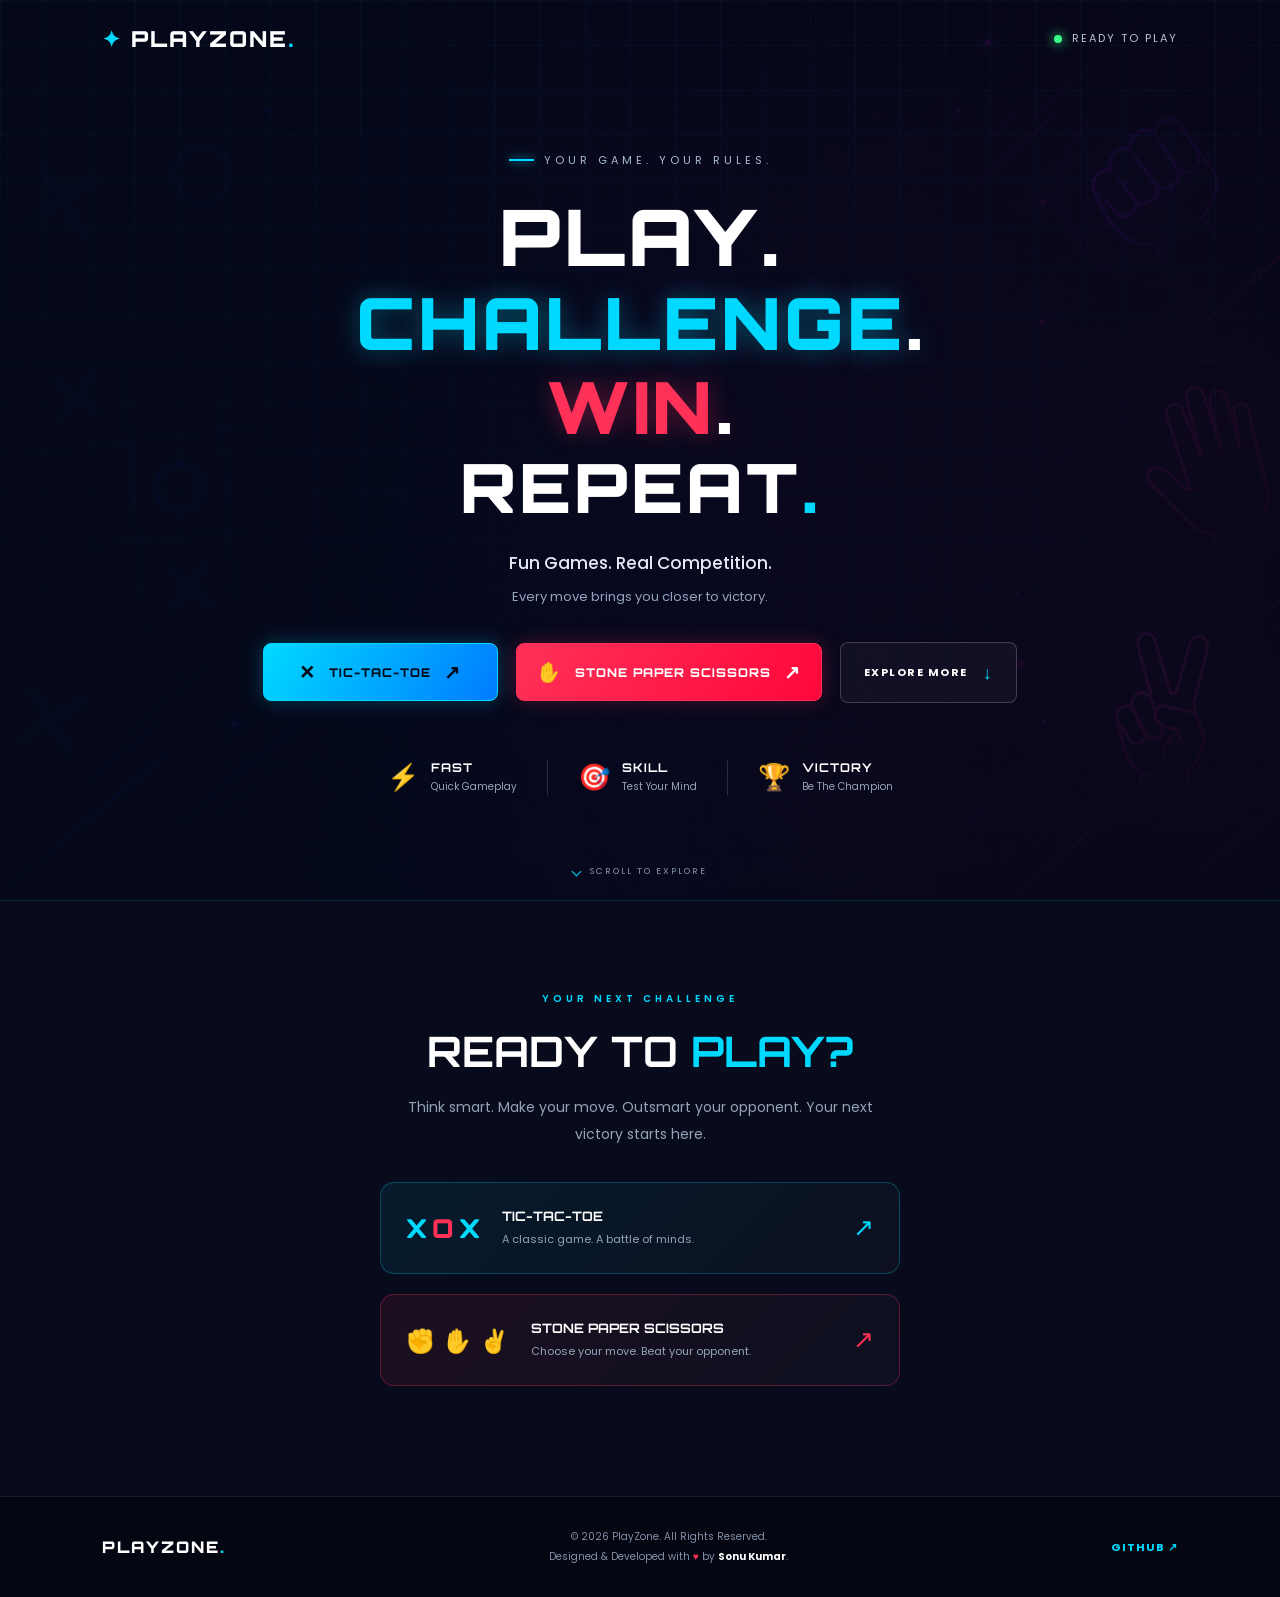
<file: index.html>
<!DOCTYPE html>
<html lang="en">
<head>
    <meta charset="UTF-8">
    <meta name="viewport" content="width=device-width, initial-scale=1.0">

    <title>PlayZone | Play. Challenge. Win.</title>

    <link rel="stylesheet" href="./css/index.css">

    <!-- Google Fonts -->
    <link rel="preconnect" href="https://fonts.googleapis.com">
    <link rel="preconnect" href="https://fonts.gstatic.com" crossorigin>
    <link href="https://fonts.googleapis.com/css2?family=Orbitron:wght@400;500;600;700;800;900&family=Poppins:wght@300;400;500;600;700;800&display=swap" rel="stylesheet">
</head>
<body>

    <div class="background-glow glow-one"></div>
    <div class="background-glow glow-two"></div>

    <header class="navbar">
        <a href="#" class="logo">
            <span class="logo-icon">✦</span> PLAYZONE<span class="dot">.</span>
        </a>

        <div class="status">
            <span class="status-dot"></span> READY TO PLAY
        </div>
    </header>

    <main class="header">

        <div class="hero-content">

            <p class="tagline">
                <span></span> YOUR GAME. YOUR RULES.
            </p>

            <h1 class="heading">
                PLAY<span class="white-dots">.</span>
            </h1>

            <h1 class="heading-1">CHALLENGE<span>.</span></h1>

            <h1 class="heading-2">WIN<span>.</span></h1>

            <h1 class="heading-3">REPEAT<span>.</span></h1>

            <p class="para">
                Fun Games. Real Competition.
                <br>
                <span>Every move brings you closer to victory.</span>
            </p>

          
<div class="btn">

    <a href="./tictac.html" class="btn-1">
        <span class="btn-icon">✕</span>
        TIC-TAC-TOE
        <span class="arrow">↗</span>
    </a>

    <a href="./StonePaperScissor.html" class="btn-1 btn-red">
        <span class="btn-icon">✋</span>
        STONE PAPER SCISSORS
        <span class="arrow">↗</span>
    </a>

    <a href="#about" class="btn-2">
        EXPLORE MORE <span>↓</span>
    </a>

</div>


            <div class="game-info">
                <div class="info-item">
                    <span class="info-icon">⚡</span>
                    <div>
                        <h3>FAST</h3>
                        <p>Quick Gameplay</p>
                    </div>
                </div>

                <div class="info-divider"></div>

                <div class="info-item">
                    <span class="info-icon blue-icon">🎯</span>
                    <div>
                        <h3>SKILL</h3>
                        <p>Test Your Mind</p>
                    </div>
                </div>

                <div class="info-divider"></div>

                <div class="info-item">
                    <span class="info-icon red-icon">🏆</span>
                    <div>
                        <h3>VICTORY</h3>
                        <p>Be The Champion</p>
                    </div>
                </div>
            </div>

        </div>

        <div class="scroll-indicator">
            <span></span> SCROLL TO EXPLORE
        </div>

    </main>

    
<section class="about" id="about">

    <p class="section-label">YOUR NEXT CHALLENGE</p>

    <h2>READY TO <span>PLAY?</span></h2>

    <p class="about-text">
        Think smart. Make your move. Outsmart your opponent.
        Your next victory starts here.
    </p>

    <!-- Tic Tac Toe Box -->
    <a href="./tictac.html" class="play-card">

        <div class="card-symbols">
            <span class="symbol-x">X</span>
            <span class="symbol-o">O</span>
            <span class="symbol-x">X</span>
        </div>

        <div class="card-details">
            <h3>TIC-TAC-TOE</h3>
            <p>A classic game. A battle of minds.</p>
        </div>

        <span class="card-arrow">↗</span>

    </a>

    <!-- Stone Paper Scissors Box -->
    <a href="./StonePaperScissor.html"
       class="play-card sps-card">

        <div class="card-symbols sps-symbols">
            <span>✊</span>
            <span>✋</span>
            <span>✌️</span>
        </div>

        <div class="card-details">
            <h3>STONE PAPER SCISSORS</h3>
            <p>Choose your move. Beat your opponent.</p>
        </div>

        <span class="card-arrow">↗</span>

    </a>

</section>

    <footer class="footer">
        <a href="#" class="footer-logo">PLAYZONE<span>.</span></a>

        <p>
            © 2026 PlayZone. All Rights Reserved.
            <br>
            Designed &amp; Developed with <span class="heart">♥</span>
            by <strong>Sonu Kumar</strong>.
        </p>

        <a href="https://github.com/sonusk3399"
           target="_blank"
           rel="noopener noreferrer"
           class="github-link">
            GITHUB ↗
        </a>
    </footer>

</body>
</html>
</file>
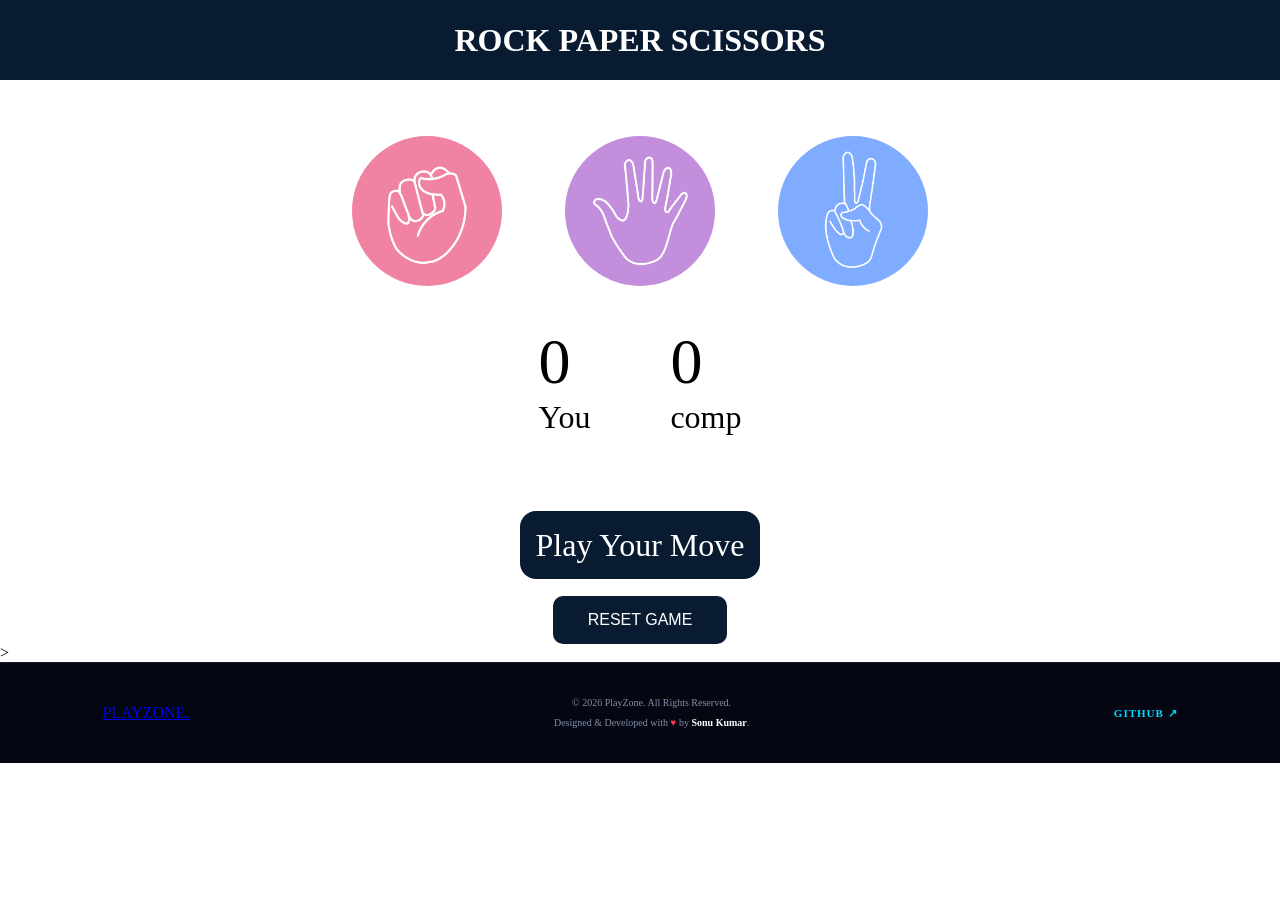
<file: StonePaperScissor.html>
<!DOCTYPE html>
<html lang="en">
<head>
    <meta charset="UTF-8">
    <meta name="viewport" content="width=device-width, initial-scale=1.0">
    <title>Document</title>
    <link rel="stylesheet" href="./css/stonePaperScissor.css">
</head>
<body>
    <h1>ROCK PAPER SCISSORS</h1>
    <div class="choices">

        <div class="choice" id="rock">
             <img src="./css/rock.png" >
        </div>

        <div class="choice" id="paper">
             <img src="./css/paper.png" >
        </div>

        <div class="choice" id="scissors">
             <img src="./css/scissors.png" >
        </div>
    </div>

    <div class="score-board">
        <div class="score">
            <p id="user-score">0</p>
            <p>You</p>
        </div>

         <div class="score">
            <p id="comp-score">0</p>
            <p>comp</p>
        </div>
    </div>
<div class="computer-choice">
    <p id="comp-choice">Computer selected: -</p>
</div>

<div class="msg-container">
    <p id="msg">Play Your Move</p>
</div>

<div class="reset-container">
    <button id="reset-btn">RESET GAME</button>
</div>>
    </div>

    <footer class="footer">
        <a href="./index.html" class="footer-logo">PLAYZONE<span>.</span></a>

        <p>
            © 2026 PlayZone. All Rights Reserved.
            <br>
            Designed &amp; Developed with <span class="heart">♥</span>
            by <strong>Sonu Kumar</strong>.
        </p>

        <a href="https://github.com/sonusk3399"
           target="_blank"
           rel="noopener noreferrer"
           class="github-link">
            GITHUB ↗
        </a>
    </footer>
  <script src="./js/stonePaperScissor.js"></script>
   
</body>
</html>
</file>
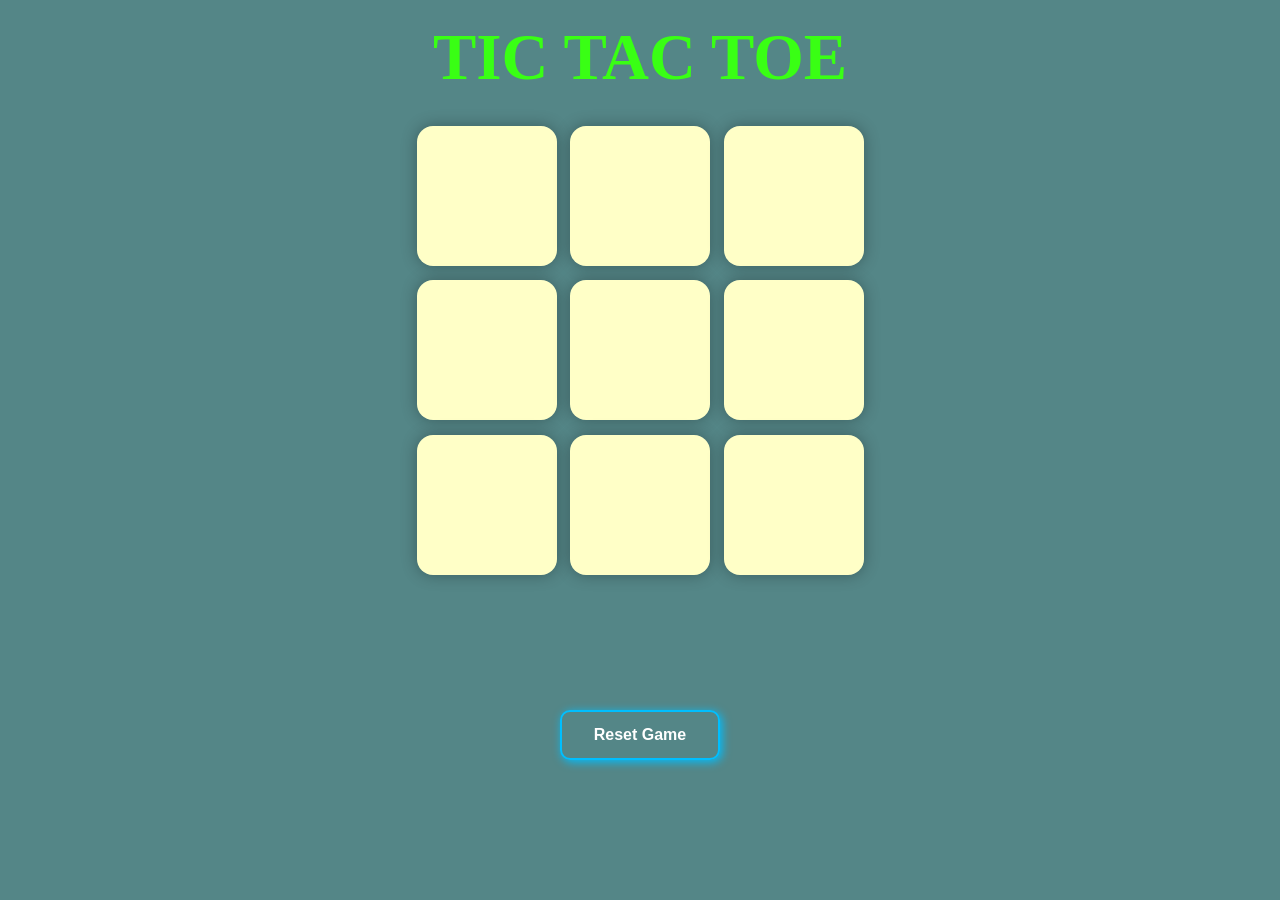
<file: tictac.html>
<!DOCTYPE html>
<html lang="en">
<head>
    <meta charset="UTF-8">
    <meta name="viewport" content="width=device-width, initial-scale=1.0">
    <title>Tic Tac Toe</title>
    <link rel="stylesheet" href="./css/tictactoe.css">
</head>
<body>

    <div class="msg-container hide">
        <p id="msg">Winner</p>
        <button id="new-btn">New Game</button>
    </div>

    <main>
        <h1>TIC TAC TOE</h1>

        <div class="container">
            <div class="game">
                <button class="box"></button>
                <button class="box"></button>
                <button class="box"></button>
                <button class="box"></button>
                <button class="box"></button>
                <button class="box"></button>
                <button class="box"></button>
                <button class="box"></button>
                <button class="box"></button>
            </div>
        </div>
    </main>

    <button id="reset-btn">Reset Game</button>

    <script src="./js/tictactoe.js"></script>
</body>
</html>
</file>
<file: css/index.css>
/* ===== GLOBAL RESET ===== */
* {
    margin: 0;
    padding: 0;
    box-sizing: border-box;
}

html {
    scroll-behavior: smooth;
}

body {
    background: #050816;
    color: #ffffff;
    font-family: 'Poppins', sans-serif;
    overflow-x: hidden;
}

/* ===== NAVBAR ===== */
.navbar {
    width: 100%;
    padding: 25px 8%;
    display: flex;
    justify-content: space-between;
    align-items: center;
    position: absolute;
    top: 0;
    left: 0;
    z-index: 10;
    animation: slideDown 0.9s ease forwards;
}

.logo,
.footer-logo {
    font-family: 'Orbitron', sans-serif;
    font-size: 22px;
    font-weight: 900;
    color: white;
    text-decoration: none;
    letter-spacing: 2px;
}

.logo-icon,
.dot,
.footer-logo span {
    color: #00d9ff;
}

.status {
    font-size: 11px;
    letter-spacing: 2px;
    color: #b7c4d8;
    display: flex;
    align-items: center;
    gap: 10px;
}

.status-dot {
    width: 8px;
    height: 8px;
    border-radius: 50%;
    background: #39ff88;
    box-shadow: 0 0 12px #39ff88;
    animation: blink 1.5s infinite;
}

/* ===== HERO SECTION ===== */
.header {
    min-height: 100vh;
    width: 100%;
    position: relative;
    display: flex;
    align-items: center;
    justify-content: center;
    text-align: center;
    padding: 125px 20px 85px;
    isolation: isolate;
    overflow: hidden;

    background:
        linear-gradient(
            90deg,
            rgba(5, 8, 22, 0.96) 0%,
            rgba(5, 8, 22, 0.78) 50%,
            rgba(5, 8, 22, 0.90) 100%
        ),
        url("./Neon Tic-Tac-Toe and Hand Signs.png");

    background-size: cover;
    background-position: center;
    background-repeat: no-repeat;
}

/* Subtle animated grid */
.header::before {
    content: "";
    position: absolute;
    inset: 0;
    z-index: -1;
    pointer-events: none;

    background-image:
        linear-gradient(rgba(0, 217, 255, 0.045) 1px, transparent 1px),
        linear-gradient(90deg, rgba(0, 217, 255, 0.045) 1px, transparent 1px);

    background-size: 45px 45px;

    mask-image: linear-gradient(to bottom, black, transparent 90%);
}

/* ===== BACKGROUND GLOW ===== */
.background-glow {
    position: fixed;
    width: 280px;
    height: 280px;
    border-radius: 50%;
    filter: blur(110px);
    opacity: 0.17;
    pointer-events: none;
    z-index: -1;
}

.glow-one {
    background: #00d9ff;
    top: 15%;
    left: -100px;
    animation: floatGlow 7s ease-in-out infinite alternate;
}

.glow-two {
    background: #ff073a;
    right: -100px;
    bottom: 10%;
    animation: floatGlow 8s ease-in-out infinite alternate-reverse;
}

/* ===== HERO CONTENT ===== */
.hero-content {
    width: 100%;
    max-width: 850px;
    animation: fadeUp 1s ease both;
}

.tagline {
    display: inline-flex;
    align-items: center;
    gap: 10px;
    font-size: 11px;
    letter-spacing: 4px;
    color: #a8bbd6;
    margin-bottom: 22px;
    animation: fadeUp 0.8s ease both;
}

.tagline span {
    width: 25px;
    height: 2px;
    background: #00d9ff;
    box-shadow: 0 0 10px #00d9ff;
}

.heading,
.heading-1,
.heading-2,
.heading-3 {
    font-family: 'Orbitron', sans-serif;
    font-weight: 900;
    line-height: 1.16;
    letter-spacing: 3px;
}

.heading {
    font-size: clamp(48px, 7vw, 78px);
    color: #ffffff;
    animation: fadeUp 0.8s 0.1s ease both;
}

.heading-1 {
    font-size: clamp(38px, 6.7vw, 72px);
    color: #00d9ff;
    text-shadow: 0 0 25px rgba(0, 217, 255, 0.35);
    animation: fadeUp 0.8s 0.25s ease both;
}

.heading-1 span {
    color: white;
}

.heading-2 {
    font-size: clamp(45px, 6.8vw, 72px);
    color: #ff3158;
    text-shadow: 0 0 25px rgba(255, 49, 88, 0.35);
    animation: fadeUp 0.8s 0.4s ease both;
}

.heading-2 span {
    color: white;
}

.heading-3 {
    font-size: clamp(38px, 6.5vw, 68px);
    color: #ffffff;
    animation: fadeUp 0.8s 0.55s ease both;
}

.heading-3 span {
    color: #00d9ff;
}

/* ===== DESCRIPTION ===== */
.para {
    color: #e4eaf5;
    font-size: 17px;
    font-weight: 500;
    line-height: 1.9;
    margin-top: 20px;
    animation: fadeUp 0.8s 0.7s ease both;
}

.para span {
    color: #93a4bf;
    font-size: 13px;
    font-weight: 400;
}

/* ===== BUTTONS ===== */
.btn {
    display: flex;
    align-items: center;
    justify-content: center;
    flex-wrap: wrap;
    gap: 18px;
    margin-top: 30px;
    animation: fadeUp 0.8s 0.85s ease both;
}

.btn-1 {
    min-width: 235px;
    min-height: 58px;
    padding: 16px 20px;
    display: inline-flex;
    align-items: center;
    justify-content: center;
    gap: 13px;

    background: linear-gradient(120deg, #00d9ff, #007bff);
    color: #030817;
    border: 1px solid #00d9ff;
    border-radius: 8px;

    font-family: 'Orbitron', sans-serif;
    font-size: 12px;
    font-weight: 800;
    letter-spacing: 1px;
    text-decoration: none;

    box-shadow: 0 0 20px rgba(0, 217, 255, 0.25);
    transition: 0.3s ease;
}

.btn-icon {
    font-size: 19px;
}

.arrow {
    font-size: 19px;
    transition: transform 0.3s ease;
}

.btn-1:hover {
    color: #030817;
    transform: translateY(-5px);
    box-shadow: 0 0 35px rgba(0, 217, 255, 0.6);
}

.btn-1:hover .arrow {
    transform: translate(4px, -4px);
}

.btn-2 {
    min-height: 58px;
    padding: 16px 23px;
    display: inline-flex;
    align-items: center;
    justify-content: center;
    gap: 15px;

    border: 1px solid rgba(255, 255, 255, 0.2);
    border-radius: 8px;
    color: #ffffff;
    background: rgba(255, 255, 255, 0.035);

    font-size: 11px;
    font-weight: 700;
    letter-spacing: 1.5px;
    text-decoration: none;
    transition: 0.3s ease;
}

.btn-2 span {
    font-size: 18px;
    color: #00d9ff;
}

.btn-2:hover {
    background: rgba(0, 217, 255, 0.1);
    border-color: #00d9ff;
    transform: translateY(-4px);
}

/* ===== GAME FEATURES ===== */
.game-info {
    display: flex;
    justify-content: center;
    align-items: center;
    gap: 30px;
    margin: 55px auto 0;
    flex-wrap: wrap;
    animation: fadeUp 1s 1s ease both;
}

.info-item {
    display: flex;
    align-items: center;
    gap: 12px;
    text-align: left;
}

.info-icon {
    color: #ff3158;
    font-size: 26px;
}

.blue-icon {
    color: #00d9ff;
}

.red-icon {
    color: #ff3158;
}

.info-item h3 {
    font-family: 'Orbitron', sans-serif;
    font-size: 12px;
    letter-spacing: 1px;
    margin-bottom: 4px;
}

.info-item p {
    color: #94a3b8;
    font-size: 10px;
}

.info-divider {
    width: 1px;
    height: 35px;
    background: rgba(255, 255, 255, 0.15);
}

/* ===== SCROLL INDICATOR ===== */
.scroll-indicator {
    position: absolute;
    bottom: 22px;
    left: 50%;
    transform: translateX(-50%);
    display: flex;
    align-items: center;
    gap: 10px;
    color: #8494ad;
    font-size: 9px;
    letter-spacing: 2px;
    white-space: nowrap;
}

.scroll-indicator span {
    width: 7px;
    height: 7px;
    border-right: 1px solid #00d9ff;
    border-bottom: 1px solid #00d9ff;
    transform: rotate(45deg);
    animation: scrollDown 1s infinite;
}

/* ===== ABOUT SECTION ===== */
.about {
    padding: 90px 20px;
    text-align: center;
    background: #070b1b;
    border-top: 1px solid rgba(0, 217, 255, 0.12);
}

.section-label {
    font-size: 10px;
    color: #00d9ff;
    letter-spacing: 4px;
    font-weight: 600;
}

.about h2 {
    font-family: 'Orbitron', sans-serif;
    font-size: clamp(27px, 5vw, 42px);
    margin-top: 18px;
}

.about h2 span {
    color: #00d9ff;
}

.about-text {
    max-width: 480px;
    margin: 17px auto 35px;
    color: #94a3b8;
    font-size: 14px;
    line-height: 1.9;
}

/* ===== GAME CARD ===== */
.play-card {
    width: 100%;
    max-width: 520px;
    margin: 0 auto;
    padding: 25px;
    display: flex;
    align-items: center;
    gap: 22px;
    text-align: left;

    color: white;
    text-decoration: none;
    background: linear-gradient(
        135deg,
        rgba(0, 217, 255, 0.08),
        rgba(255, 255, 255, 0.025)
    );

    border: 1px solid rgba(0, 217, 255, 0.25);
    border-radius: 14px;
    transition: 0.35s ease;
}

.play-card:hover {
    transform: translateY(-7px);
    border-color: #00d9ff;
    box-shadow: 0 15px 40px rgba(0, 217, 255, 0.12);
}

.card-symbols {
    display: flex;
    gap: 5px;
    font-family: 'Orbitron', sans-serif;
    font-size: 26px;
    font-weight: 900;
}

.symbol-x {
    color: #00d9ff;
}

.symbol-o {
    color: #ff3158;
}

.card-details {
    flex: 1;
}

.card-details h3 {
    font-family: 'Orbitron', sans-serif;
    font-size: 13px;
    margin-bottom: 7px;
}

.card-details p {
    color: #94a3b8;
    font-size: 11px;
}

.card-arrow {
    color: #00d9ff;
    font-size: 25px;
    transition: transform 0.3s ease;
}

.play-card:hover .card-arrow {
    transform: translate(4px, -4px);
}

/* ===== FOOTER ===== */
.footer {
    display: flex;
    justify-content: space-between;
    align-items: center;
    gap: 25px;
    flex-wrap: wrap;
    padding: 30px 8%;
    background: #040611;
    border-top: 1px solid rgba(255, 255, 255, 0.08);
}

.footer-logo {
    font-size: 16px;
}

.footer p {
    text-align: center;
    color: #8390a8;
    font-size: 10px;
    line-height: 2;
}

.footer strong {
    color: #ffffff;
}

.heart {
    color: #ff3158;
}

.github-link {
    color: #00d9ff;
    font-size: 11px;
    font-weight: 700;
    letter-spacing: 1px;
    text-decoration: none;
    transition: 0.3s ease;
}

.github-link:hover {
    color: white;
}

/* ===== ANIMATIONS ===== */
@keyframes fadeUp {
    from {
        opacity: 0;
        transform: translateY(25px);
    }
    to {
        opacity: 1;
        transform: translateY(0);
    }
}

@keyframes slideDown {
    from {
        opacity: 0;
        transform: translateY(-20px);
    }
    to {
        opacity: 1;
        transform: translateY(0);
    }
}

@keyframes blink {
    0%, 100% {
        opacity: 1;
        box-shadow: 0 0 12px #39ff88;
    }
    50% {
        opacity: 0.4;
        box-shadow: 0 0 3px #39ff88;
    }
}

@keyframes floatGlow {
    from {
        transform: translate(0, 0);
    }
    to {
        transform: translate(45px, -35px);
    }
}

@keyframes scrollDown {
    0%, 100% {
        opacity: 0.4;
        transform: translateY(-3px) rotate(45deg);
    }
    50% {
        opacity: 1;
        transform: translateY(3px) rotate(45deg);
    }
}

/* ===== RESPONSIVE DESIGN ===== */
@media (max-width: 600px) {
    .navbar {
        padding: 20px 6%;
    }

    .logo {
        font-size: 17px;
    }

    .status {
        font-size: 8px;
        letter-spacing: 1px;
    }

    .header {
        padding: 115px 15px 80px;
        background-position: center;
    }

    .tagline {
        font-size: 9px;
        letter-spacing: 2px;
    }

    .heading,
    .heading-1,
    .heading-2,
    .heading-3 {
        letter-spacing: 1px;
    }

    .para {
        font-size: 14px;
    }

    .para span {
        font-size: 11px;
    }

    .btn {
        flex-direction: column;
        gap: 13px;
    }

    .btn-1,
    .btn-2 {
        width: 100%;
        max-width: 280px;
    }

    .game-info {
        gap: 18px;
        margin-top: 38px;
    }

    .info-item {
        gap: 7px;
    }

    .info-icon {
        font-size: 20px;
    }

    .info-item h3 {
        font-size: 9px;
    }

    .info-item p {
        font-size: 8px;
    }

    .info-divider {
        height: 28px;
    }

    .about {
        padding: 65px 18px;
    }

    .play-card {
        padding: 18px 14px;
        gap: 12px;
    }

    .card-symbols {
        font-size: 19px;
    }

    .card-details h3 {
        font-size: 11px;
    }

    .card-details p {
        font-size: 9px;
    }

    .footer {
        justify-content: center;
        flex-direction: column;
        text-align: center;
        padding: 28px 15px;
        gap: 15px;
    }
}

/* Respect reduced-motion settings */
@media (prefers-reduced-motion: reduce) {
    *,
    *::before,
    *::after {
        animation-duration: 0.01ms !important;
        animation-iteration-count: 1 !important;
        scroll-behavior: auto !important;
        transition-duration: 0.01ms !important;
    }
}

/* Stone Paper Scissors Button */

.btn-red {
    background: linear-gradient(120deg, #ff3158, #ff073a);
    color: white;
    border: 1px solid #ff3158;
    box-shadow: 0 0 20px rgba(255, 49, 88, 0.25);
}

.btn-red:hover {
    background: linear-gradient(120deg, #ff073a, #d90035);
    color: white;
    border-color: #ff3158;
    box-shadow: 0 0 35px rgba(255, 49, 88, 0.6);
    transform: translateY(-5px);
}

/* Stack both game cards */
.play-card {
    margin: 0 auto 20px;
}

/* Stone Paper Scissors neon red theme */
.sps-card {
    border-color: rgba(255, 49, 88, 0.3);

    background: linear-gradient(
        135deg,
        rgba(255, 49, 88, 0.09),
        rgba(255, 255, 255, 0.025)
    );
}

.sps-card:hover {
    border-color: #ff3158;
    box-shadow: 0 15px 40px rgba(255, 49, 88, 0.15);
}

.sps-symbols {
    font-size: 23px;
    gap: 8px;
}

.sps-symbols span:first-child {
    color: #ff3158;
}

.sps-symbols span:nth-child(2) {
    color: #00d9ff;
}

.sps-symbols span:nth-child(3) {
    color: #ff3158;
}

.sps-card .card-arrow {
    color: #ff3158;
}
</file>
<file: css/stonePaperScissor.css>
*{
    margin: 0;
    padding: 0;
}
h1{
    background-color: #081b31;
    color: #fff;
    height: 5rem;
    line-height: 5rem;
    text-align: center;
}
.choices {
    display: flex;
    justify-content: center;
    align-items: center;
    gap: 3rem;
    margin-top: 3rem;
}
.choice{
    height: 165px;
    width: 165px;
     border-radius:50% ;
    display: flex;
    justify-content: center;
    align-items: center;
     overflow: hidden;
}
img{
    height: 150px;
    width: 150px;
    object-fit: cover;
    border-radius: 50%;
}
.choice:hover{
    cursor: pointer;
    background-color: #081b31;
}
.score-board{
    display: flex;
    justify-content: center;
    align-items: center;
    font-size: 2rem;
    margin-top: 2rem;
    gap: 5rem;
}
#user-score,#comp-score{
    font-size: 4rem;
}
#msg{
    background-color: #081b31;
    color: #fff;
    font-size: 2rem;
    display: inline;
    padding: 1rem;
    border-radius: 1rem;
}
.msg-container{
    margin-top: 2rem;
    text-align: center;
}

/* Smooth Transition */

.choice {
    transition: all 0.3s ease;
}

/* Hover Animation */

.choice:hover {
    transform: scale(1.12);
    box-shadow: 0 0 25px #00e5ff;
}

/* Selected Choice */

.choice.selected {
    border: 4px solid #00e5ff;
    box-shadow: 0 0 25px #00e5ff;
    transform: scale(1.08);
}

/* Score Animation */

.score-animate {
    animation: scorePop 0.4s ease;
}

@keyframes scorePop {
    0% {
        transform: scale(1);
    }

    50% {
        transform: scale(1.5);
        color: yellow;
    }

    100% {
        transform: scale(1);
    }
}

/* Message Animation */

.animate {
    animation: messagePop 0.4s ease;
}

@keyframes messagePop {
    0% {
        opacity: 0;
        transform: translateY(15px);
    }

    100% {
        opacity: 1;
        transform: translateY(0);
    }
}

/* Computer Choice */

.computer-choice {
    margin-top: 2rem;
    color: white;
    font-size: 1.5rem;
}

/* Reset Button */

.reset-container {
    margin-top: 2rem;
    text-align: center;
}

#reset-btn {
    background-color: #081b31;
    color: white;
    border: none;
    padding: 15px 35px;
    border-radius: 10px;
    font-size: 1rem;
    cursor: pointer;
    transition: 0.3s;
}

#reset-btn:hover {
    background-color: #00bcd4;
    color: #081b31;
    transform: scale(1.08);
}

/* ===== FOOTER ===== */
.footer {
    display: flex;
    justify-content: space-between;
    align-items: center;
    gap: 25px;
    flex-wrap: wrap;
    padding: 30px 8%;
    background: #040611;
    border-top: 1px solid rgba(255, 255, 255, 0.08);
}

.footer-logo {
    font-size: 16px;
}

.footer p {
    text-align: center;
    color: #8390a8;
    font-size: 10px;
    line-height: 2;
}

.footer strong {
    color: #ffffff;
}

.heart {
    color: #ff3158;
}

.github-link {
    color: #00d9ff;
    font-size: 11px;
    font-weight: 700;
    letter-spacing: 1px;
    text-decoration: none;
    transition: 0.3s ease;
}

.github-link:hover {
    color: white;
}
</file>
<file: css/tictactoe.css>
* {
    margin: 0;
    padding: 0;
    box-sizing: border-box;
}

body {
    background-color: #548687;
    text-align: center;
    min-height: 100vh;
    padding: 20px;
}

h1 {
    padding-bottom: 30px;
    color: #39FF14;
    font-size: clamp(35px, 7vw, 65px);
    font-weight: 900;
}

.container {
    min-height: 65vh;
}

.game {
    height: 60vmin;
    width: 60vmin;
    max-height: 450px;
    max-width: 450px;
    display: flex;
    flex-wrap: wrap;
    justify-content: center;
    align-items: center;
    gap: 1.5vmin;
    margin: 0 auto 25px;
}

.box {
    height: 18vmin;
    width: 18vmin;
    max-height: 140px;
    max-width: 140px;
    border-radius: 1rem;
    border: none;
    background-color: #ffffc7;
    box-shadow: 0 0 1rem rgba(0, 0, 0, 0.3);
    font-size: 8vmin;
    font-weight: bold;
    color: #b0413e;
    cursor: pointer;
}

.box:disabled {
    cursor: not-allowed;
    opacity: 1;
}

#reset-btn,
#new-btn {
    min-height: 50px;
    min-width: 160px;
    padding: 10px 20px;
    background: transparent;
    color: white;
    border: 2px solid #00bfff;
    border-radius: 10px;
    box-shadow: 2px 2px 10px #00bfff;
    cursor: pointer;
    font-weight: 900;
    font-size: 16px;
}

#reset-btn:hover,
#new-btn:hover {
    background-color: #00bfff;
    color: black;
}

.hide {
    display: none !important;
}

.msg-container {
    min-height: 100vh;
    display: flex;
    justify-content: center;
    align-items: center;
    flex-direction: column;
    gap: 2rem;
}

#msg {
    color: #ffffc7;
    font-size: clamp(25px, 5vmin, 45px);
    font-weight: bold;
}
</file>
